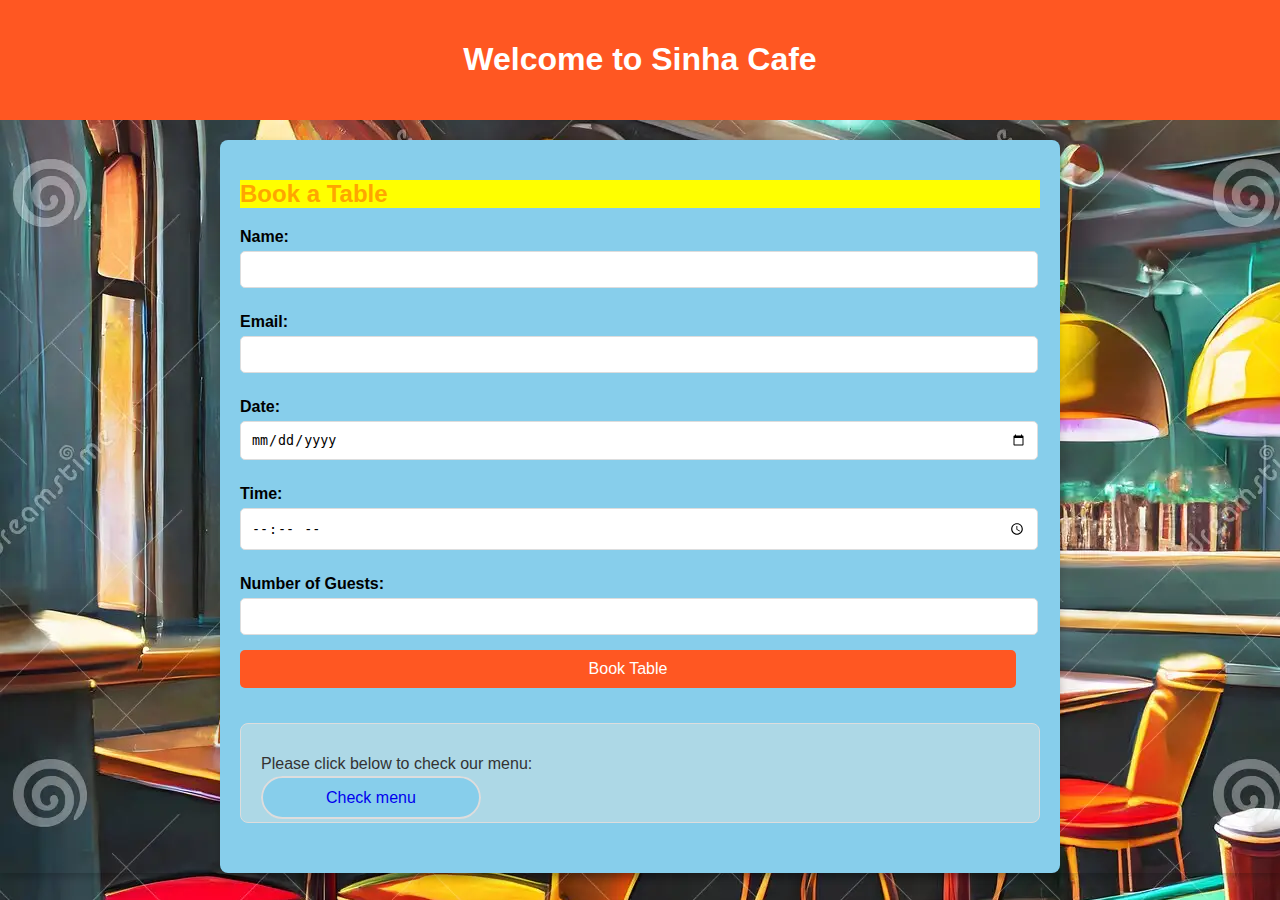
<file: index.html>
<!DOCTYPE html>
<html lang="en">
<head>
    <meta charset="UTF-8">
    <meta name="viewport" content="width=device-width, initial-scale=1.0">
    <title>Cafe Booking System</title>
    <link rel="stylesheet" href="styles.css">
</head>
<body>
    <header>
        <h1>Welcome to Sinha Cafe</h1>
    </header>
    <main>
        <!-- Table Booking Section -->
        <section id="table-booking" class="table-booking">
            <h2>Book a Table</h2>
            <form id="tableForm">
                <label for="name">Name:</label>
                <input type="text" id="name" required>

                <label for="email">Email:</label>
                <input type="email" id="email" required>

                <label for="date">Date:</label>
                <input type="date" id="date" required>

                <label for="time">Time:</label>
                <input type="time" id="time" required>

                <label for="guests">Number of Guests:</label>
                <input type="number" id="guests" min="1" required>

                <button type="submit">Book Table</button>
            </form>
            <p id="tableResult"></p>
            
            <div class="menu-box">
                 
                <p>Please click below to check our menu:</p>
                <a href="/menu.html" target="_blank"> Check menu </a>
            </div>
            
            
        </section>

        
        
    
         
         
         
    </main>
</body>
<script src="script.js"></script>
</html>
</file>
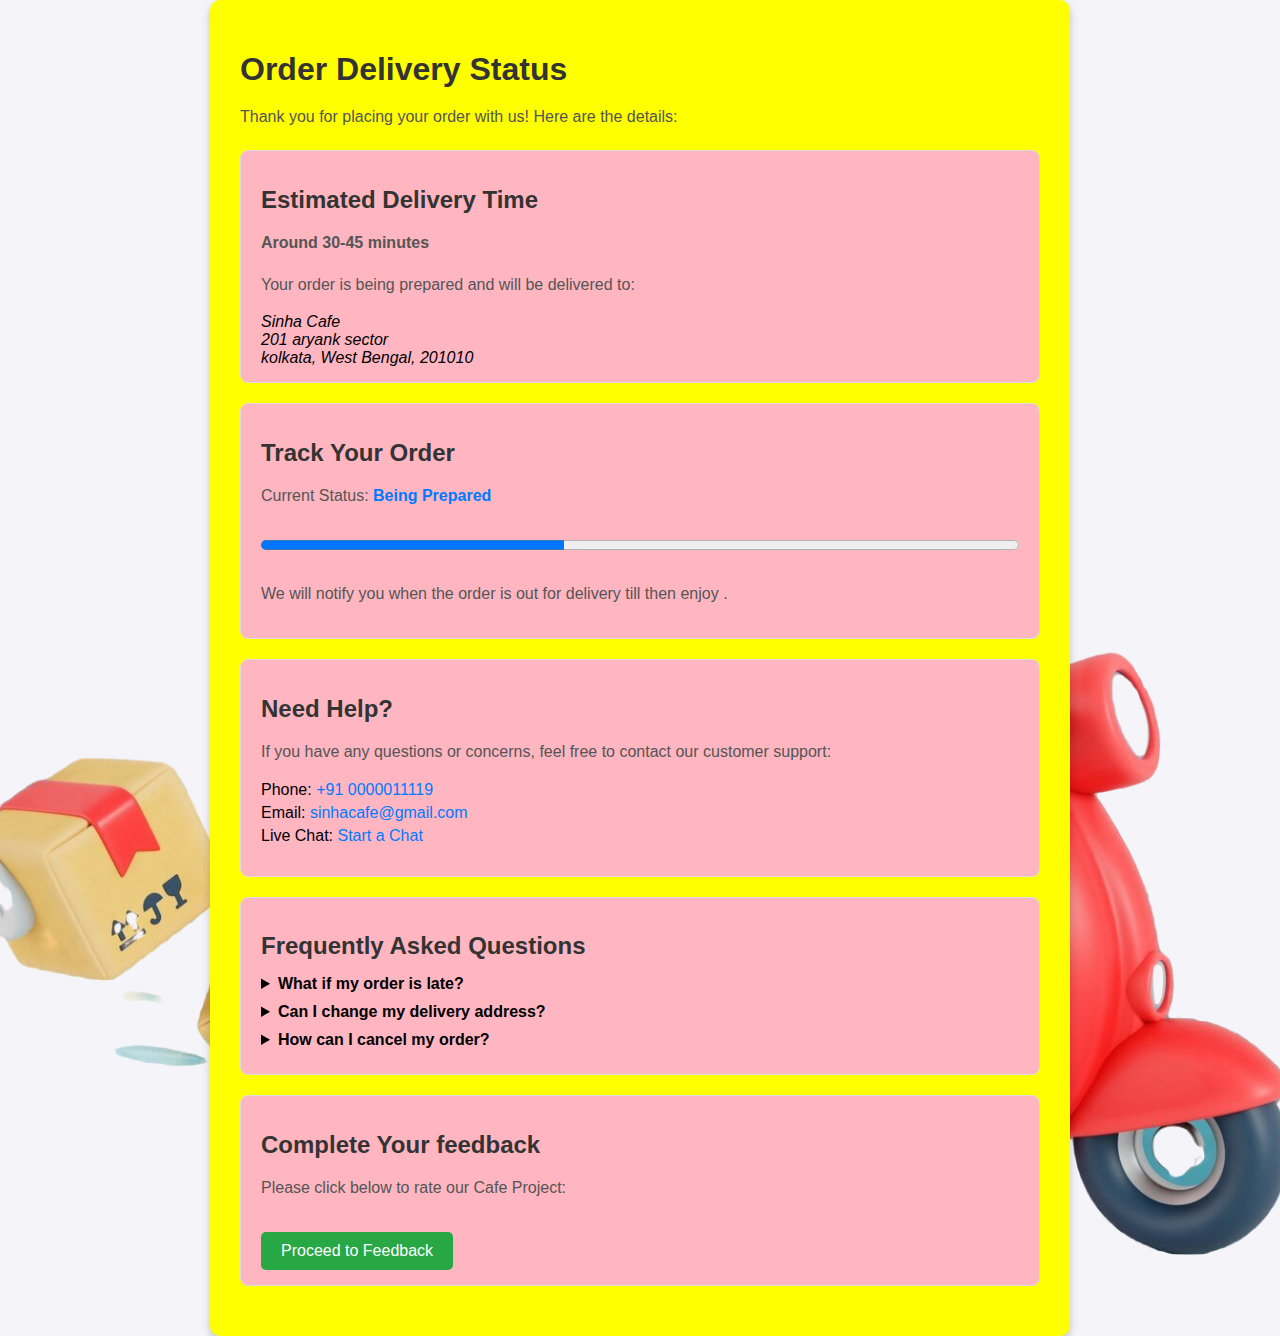
<file: delivery.html>
<!DOCTYPE html>
<html lang="en">
<head>
    <meta charset="UTF-8">
    <meta name="viewport" content="width=device-width, initial-scale=1.0">
    <title>Delivery Time</title>
    <link rel="stylesheet" href="delivery.css">
</head>
<body>
    <!-- Main Delivery Time Section -->
    <section id="delivery-time">
        <h1>Order Delivery Status</h1>
        <p>Thank you for placing your order with us! Here are the details:</p>

        <!-- Delivery Info Box -->
        <div class="info-box">
            <h2>Estimated Delivery Time</h2>
            <p><strong> Around 30-45 minutes</strong></p>
            <p>Your order is being prepared and will be delivered to:</p>
            <address>
                Sinha Cafe<br>
                201 aryank sector<br>
                kolkata, West Bengal, 201010
            </address>
        </div>

        <!-- Order Tracking Section -->
        <div class="tracking-box">
            <h2>Track Your Order</h2>
            <p>Current Status: <span class="status">Being Prepared</span></p>
            <progress value="40" max="100"></progress>
            <p>We will notify you when the order is out for delivery till then enjoy .</p>
        </div>

        <!-- Customer Support -->
        <div class="support-box">
            <h2>Need Help?</h2>
            <p>If you have any questions or concerns, feel free to contact our customer support:</p>
            <ul>
                <li>Phone: <a href="tel:+91 0000011119">+91 0000011119</a></li>
                <li>Email: <a href="mailto: sinhacafe@gmail.com">sinhacafe@gmail.com</a></li>
                <li>Live Chat: <a href="/chat">Start a Chat</a></li>
            </ul>
        </div>

        <!-- FAQs Section -->
        <div class="faq-box">
            <h2>Frequently Asked Questions</h2>
            <details>
                <summary>What if my order is late?</summary>
                <p>Our delivery team strives to deliver on time, but unforeseen delays can happen. Please contact support for assistance.</p>
            </details>
            <details>
                <summary>Can I change my delivery address?</summary>
                <p>You can update your address within the first 5-10 minutes of placing the order. Contact support to make changes.</p>
            </details>
            <details>
                <summary>How can I cancel my order?</summary>
                <p>Orders can be canceled within 10-15 minutes of placement. Please contact support for cancellation requests.</p>
            </details>
        </div>

        <!-- Payment Section -->
        <div class="feedback-box">
            <h2>Complete Your feedback</h2>
            <p>Please click below to rate our Cafe Project:</p>
            <a href="/feedback.html" class="feedback-link">Proceed to Feedback</a>
        </div>
    </section>
</body>
</html>
</file>
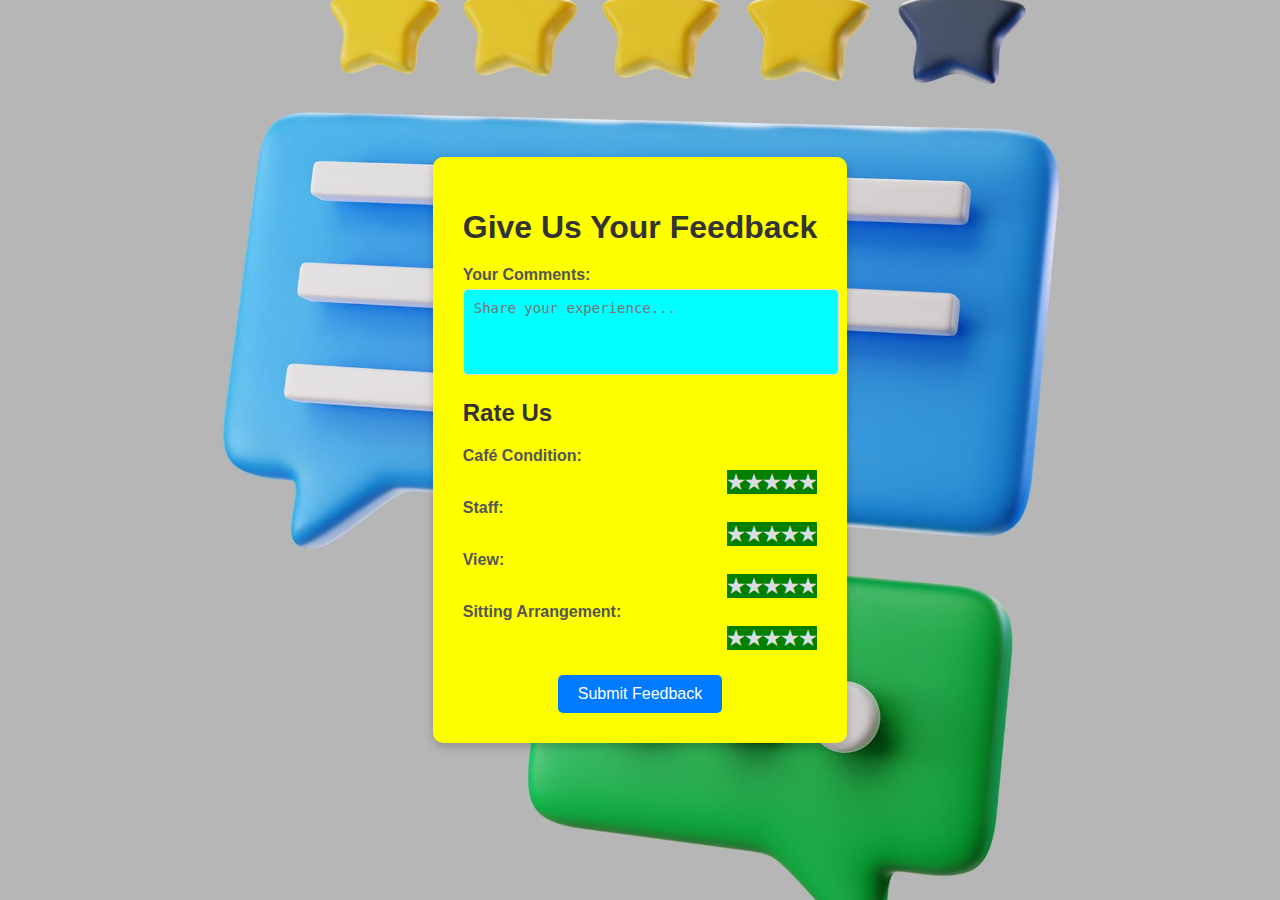
<file: feedback.html>
<!DOCTYPE html>
<html lang="en">
<head>
    <meta charset="UTF-8">
    <meta name="viewport" content="width=device-width, initial-scale=1.0">
    <title>Café Feedback</title>
    <link rel="stylesheet" href="feedback.css">
</head>
<body>
    <section id="feedback">
        <div class="feedback-container">
            <h1>Give Us Your Feedback</h1>
            <form id="feedbackForm">
                <!-- Feedback Text -->
                <div class="form-group">
                    <label for="feedbackText">Your Comments:</label>
                    <textarea id="feedbackText" rows="4" placeholder="Share your experience..." required></textarea>
                </div>

                <!-- Ratings -->
                <div class="form-group">
                    <h2>Rate Us</h2>

                    <!-- Café Condition Rating -->
                    <label for="cafeRating">Café Condition:</label>
                    <div class="rating">
                        <input type="radio" id="cafe5" name="cafeRating" value="5"><label for="cafe5">★</label>
                        <input type="radio" id="cafe4" name="cafeRating" value="4"><label for="cafe4">★</label>
                        <input type="radio" id="cafe3" name="cafeRating" value="3"><label for="cafe3">★</label>
                        <input type="radio" id="cafe2" name="cafeRating" value="2"><label for="cafe2">★</label>
                        <input type="radio" id="cafe1" name="cafeRating" value="1"><label for="cafe1">★</label>
                    </div>

                    <!-- Staff Rating -->
                    <label for="staffRating">Staff:</label>
                    <div class="rating">
                        <input type="radio" id="staff5" name="staffRating" value="5"><label for="staff5">★</label>
                        <input type="radio" id="staff4" name="staffRating" value="4"><label for="staff4">★</label>
                        <input type="radio" id="staff3" name="staffRating" value="3"><label for="staff3">★</label>
                        <input type="radio" id="staff2" name="staffRating" value="2"><label for="staff2">★</label>
                        <input type="radio" id="staff1" name="staffRating" value="1"><label for="staff1">★</label>
                    </div>

                    <!-- View Rating -->
                    <label for="viewRating">View:</label>
                    <div class="rating">
                        <input type="radio" id="view5" name="viewRating" value="5"><label for="view5">★</label>
                        <input type="radio" id="view4" name="viewRating" value="4"><label for="view4">★</label>
                        <input type="radio" id="view3" name="viewRating" value="3"><label for="view3">★</label>
                        <input type="radio" id="view2" name="viewRating" value="2"><label for="view2">★</label>
                        <input type="radio" id="view1" name="viewRating" value="1"><label for="view1">★</label>
                    </div>

                    <!-- Sitting Arrangement Rating -->
                    <label for="sittingRating">Sitting Arrangement:</label>
                    <div class="rating">
                        <input type="radio" id="sitting5" name="sittingRating" value="5"><label for="sitting5">★</label>
                        <input type="radio" id="sitting4" name="sittingRating" value="4"><label for="sitting4">★</label>
                        <input type="radio" id="sitting3" name="sittingRating" value="3"><label for="sitting3">★</label>
                        <input type="radio" id="sitting2" name="sittingRating" value="2"><label for="sitting2">★</label>
                        <input type="radio" id="sitting1" name="sittingRating" value="1"><label for="sitting1">★</label>
                    </div>
                </div>

                <!-- Submit Button -->
                <button type="submit" class="submit-button">Submit Feedback</button>
            </form>
        </div>
    </section>
</body>
<script src="feedback.js"></script>
</html>
</file>
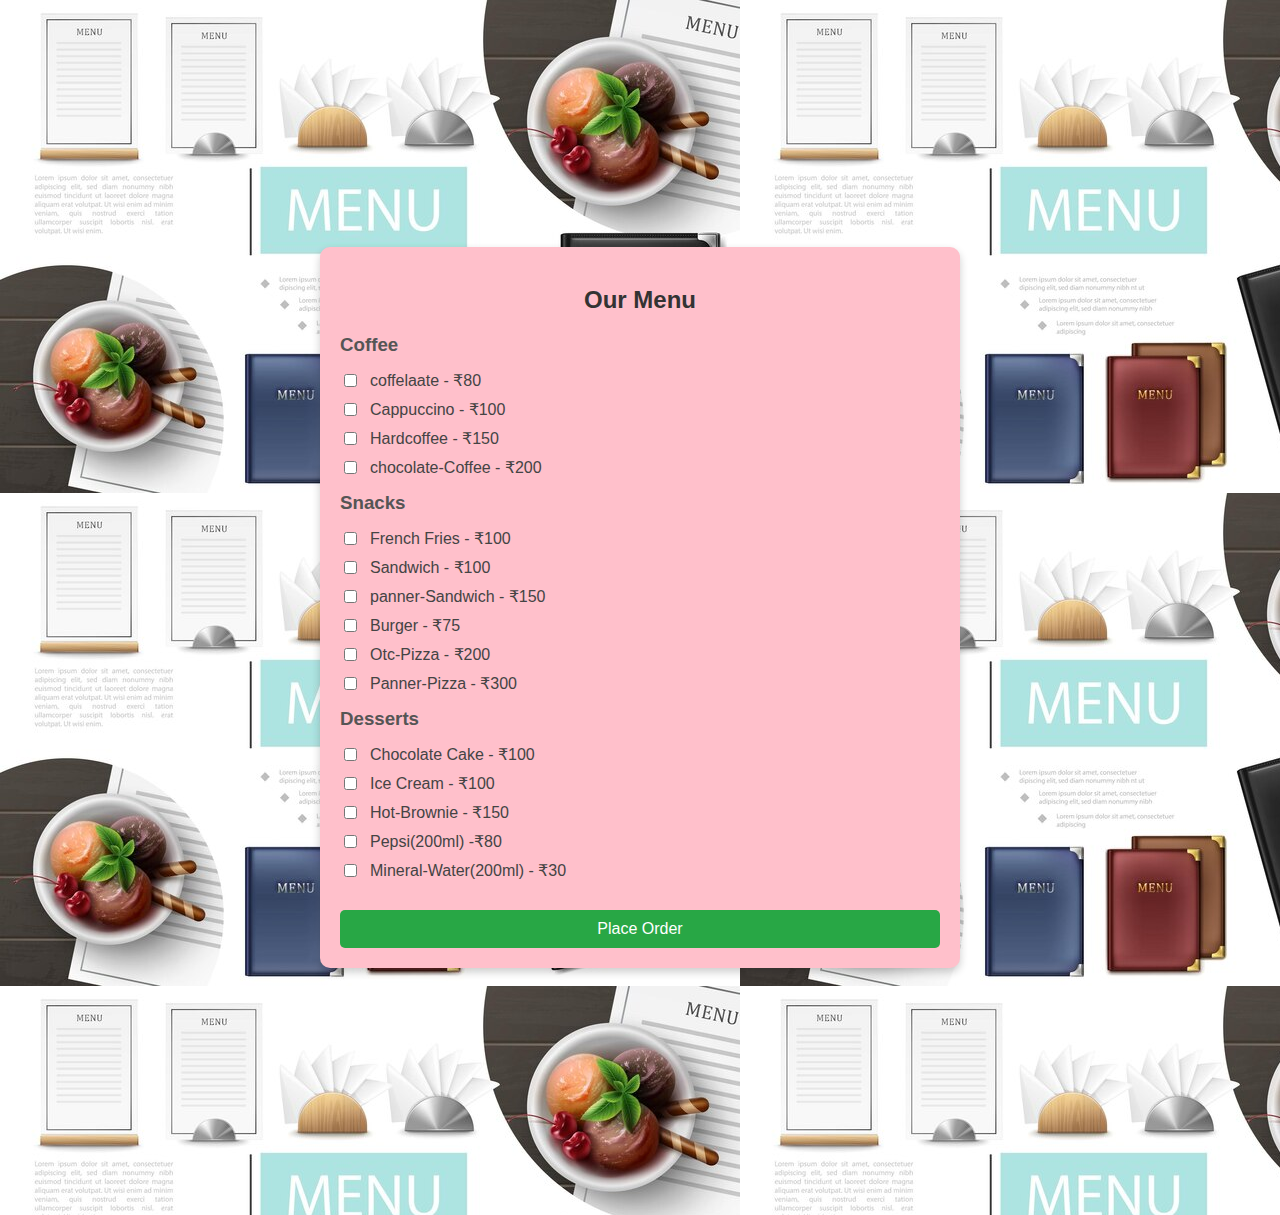
<file: menu.html>
<!DOCTYPE html>
<html lang="en">
<head>
    <meta charset="UTF-8">
    <meta name="viewport" content="width=device-width, initial-scale=1.0">
    <title>Menu</title>
    <link rel="stylesheet" href="menu.css">
</head>
<body>
    <div class="center-box">
        <section id="menu">
            <h2>Our Menu</h2>
            <form id="orderForm">
                <h3>Coffee</h3>
                <div>
                    <input type="checkbox" id="coffelaate" name="menuItem" value=" coffelaate - ₹80">
                    <label for="coffelaate">coffelaate - ₹80</label>
                </div>
                <div>
                    <input type="checkbox" id="cappuccino" name="menuItem" value=" Cappuccino - ₹100">
                    <label for="cappuccino">Cappuccino - ₹100</label>
                </div>
                <div>
                    <input type="checkbox" id="Hardcofee" name="menuItem" value=" Hardcoffee - ₹150">
                    <label for="Hardcofee">Hardcoffee - ₹150</label>
                </div>
                <div>
                    <input type="checkbox" id="Hardcofee" name="menuItem" value=" chocolate-Coffee - ₹200">
                    <label for="chocolate-Coffee">chocolate-Coffee - ₹200</label>
                </div>
                
                <h3>Snacks</h3>
                <div>
                    <input type="checkbox" id="French Fries" name="menuItem" value=" French Fries - ₹100">
                    <label for=" French Fries">French Fries - ₹100</label>
                </div>
                <div>
                    <input type="checkbox" id="sandwich" name="menuItem" value=" Sandwich - ₹100">
                    <label for="sandwich">Sandwich - ₹100</label>
                </div>
                <div>
                    <input type="checkbox" id="panner-sandwich" name="menuItem" value=" panner-Sandwich - ₹150">
                    <label for="panner-sandwich">panner-Sandwich - ₹150</label>
                </div>
                <div>
                    <input type="checkbox" id="Burger" name="menuItem" value=" Burger - ₹75">
                    <label for="Burger">Burger - ₹75</label>
                </div>
                <div>
                    <input type="checkbox" id="Otc-Pizza" name="menuItem" value=" Otc-Pizza - ₹200">
                    <label for="Otc-Pizza">Otc-Pizza - ₹200</label>
                </div>
                <div>
                    <input type="checkbox" id="Panner-Pizza " name="menuItem" value=" Panner-Pizza - ₹300">
                    <label for="Panner-Pizza">Panner-Pizza - ₹300</label>
                </div>
                <h3>Desserts</h3>
                <div>
                    <input type="checkbox" id="chocolateCake" name="menuItem" value=" Chocolate Cake - ₹100">
                    <label for="chocolateCake">Chocolate Cake - ₹100</label>
                </div>
                <div>
                    <input type="checkbox" id="iceCream" name="menuItem" value="Ice Cream - ₹100">
                    <label for="iceCream">Ice Cream - ₹100</label>
                </div>
                <div>
                    <input type="checkbox" id="Hot-Brownie" name="menuItem" value="Hot-Brownie - ₹150">
                    <label for="Hot-Brownie"> Hot-Brownie - ₹150</label>
                </div>
                <div>
                    <input type="checkbox" id="Pepsi" name="menuItem" value=" Pepsi(200ml) -₹80">
                    <label for="Pepsi"> Pepsi(200ml) -₹80 </label>
                </div>
                <div>
                    <input type="checkbox" id="Mineral-Water" name="menuItem" value=" Mineral-Water(200ml) - ₹30">
                    <label for="Mineral-Water"> Mineral-Water(200ml) - ₹30</label>
                </div>


                <button type="submit">Place Order
                       </button>
            </form>


        </section>




    </div>
</body>
<script src="menu.js"></script>
</html>
</file>
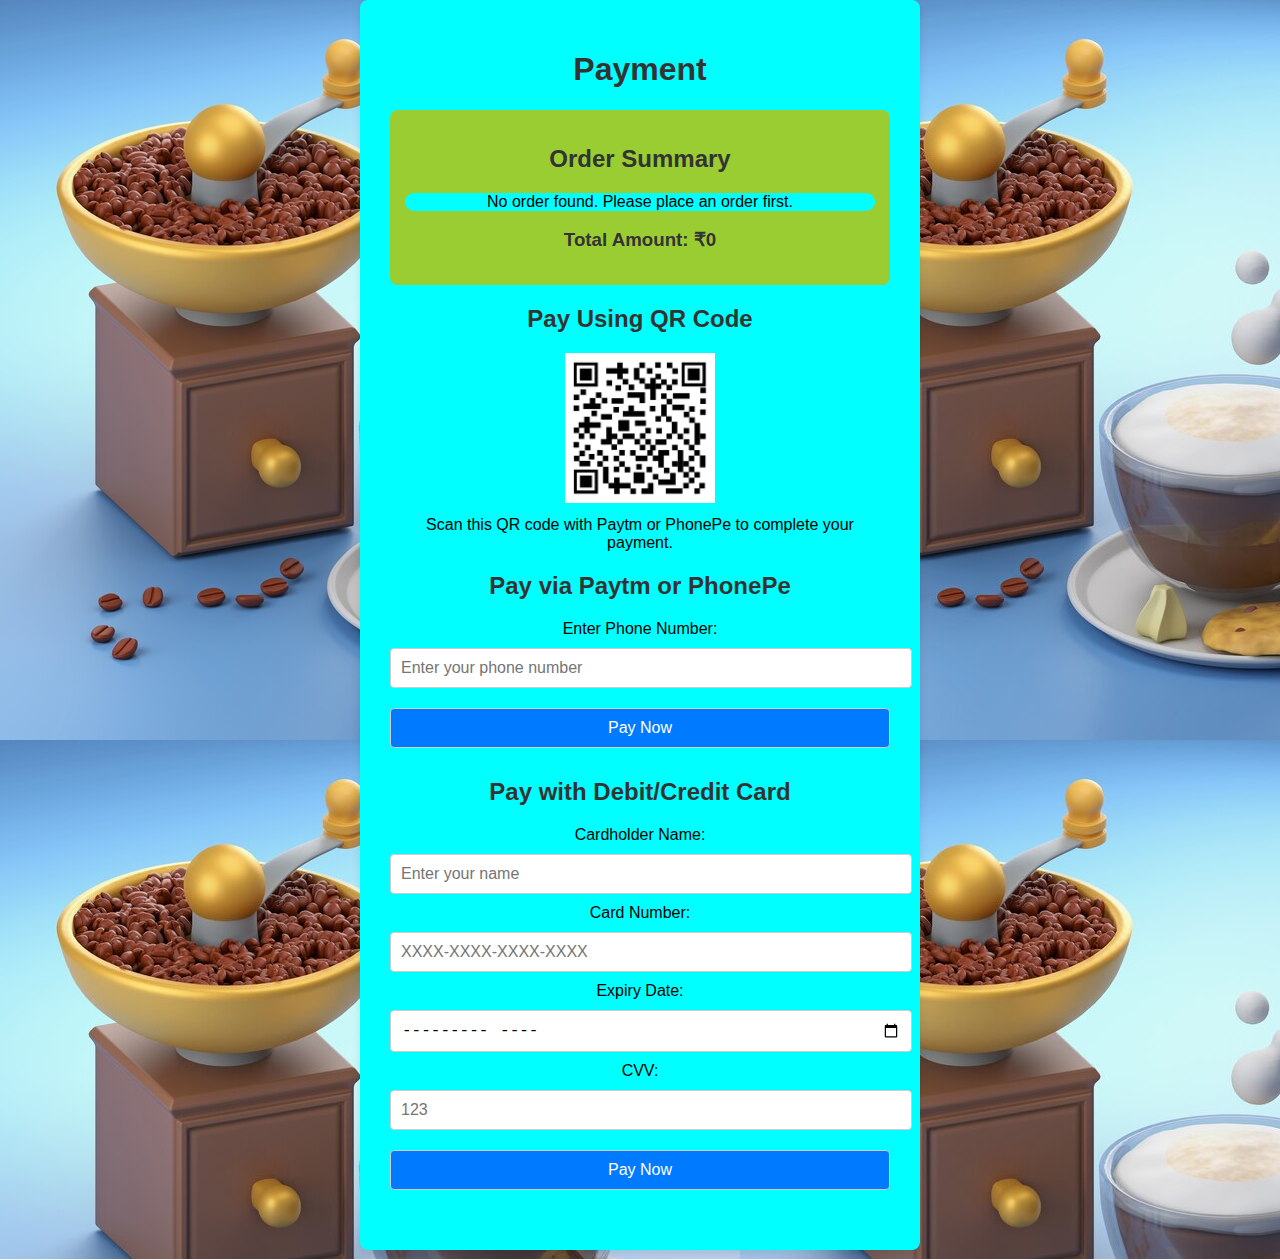
<file: payment.html>
<!DOCTYPE html>
<html lang="en">
<head>
    <meta charset="UTF-8">
    <meta name="viewport" content="width=device-width, initial-scale=1.0">
    <title>Payment</title>
    <link rel="stylesheet" href="payment.css">
</head>
<body>
    <section id="payment">
        <div class="payment-container">
            <h1>Payment</h1>
            <div id="orderSummary">
                <h2>Order Summary</h2>
                <p id="orderDetails">Your order details will appear here.</p>
                <h3>Total Amount: <span id="totalAmount">₹</span></h3>
            </div>

            <!-- QR Code Payment Section -->
            <div class="payment-option">
                <h2>Pay Using QR Code</h2>
                <img src="QR.jpg" alt="QR Code" class="qr-code">
                <p>Scan this QR code with Paytm or PhonePe to complete your payment.</p>
            </div>
            
            <!-- Paytm/PhonePe Payment Section -->
            <div class="payment-option">
                <h2>Pay via Paytm or PhonePe</h2>
                <label for="phoneNumber">Enter Phone Number:</label>
                <input type="tel" id="phoneNumber" placeholder="Enter your phone number" required>
                <button id="paytmButton" class="pay-button">Pay Now</button>
            </div>
            
            <!-- Debit/Credit Card Payment Section -->
            <form id="paymentForm" class="payment-option">
                <h2>Pay with Debit/Credit Card</h2>
                <label for="cardName">Cardholder Name:</label>
                <input type="text" id="cardName" placeholder="Enter your name" required>

                <label for="cardNumber">Card Number:</label>
                <input type="text" id="cardNumber" placeholder="XXXX-XXXX-XXXX-XXXX" maxlength="16" required>

                <label for="expiryDate">Expiry Date:</label>
                <input type="month" id="expiryDate" required>

                <label for="cvv">CVV:</label>
                <input type="text" id="cvv" maxlength="3" placeholder="123" required>

                <button type="submit" class="submit-button">Pay Now</button>
            </form>
        </div>

        <p id="paymentResult"></p>
        <a id="receiptLink" href="#" target="_blank" style="display: none;">View Receipt</a>



        <div class="delivery-box">
            <p id="delivery"></p>
            <a href="/delivery.html" target="_blank"> "If you're done with the payment, please check your delivery order."</a>
        </div>    




    </section>

    <script src="payment.js"></script>
</body>
</html>
</file>
<file: styles.css>
body {
    font-family: Arial, sans-serif;
    margin: 0;
    padding: 0;
    background-color: #f9f9f9;
    background-image: url('cafe.jpg');
    box-shadow: 0 4px 8px rgba(0, 0, 0, 0.2);
}

header {
    background-color: #ff5722;
    color: white;
    padding: 20px;
    text-align: center;
}
.table-booking-section {
    background-image: url('cafe2.webp'); /* Replace with the image file name or URL */
    background-size: cover; /* Ensures the image covers the section */
    background-position: center; /* Centers the image */
    background-repeat: no-repeat; /* Prevents repeating */
    padding: 40px;
    border-radius: 8px;
    color: white; /* Ensures text is visible on the background */
    max-width: 600px;
    margin: 50px auto;
    box-shadow: 0 4px 8px rgba(0, 0, 0, 0.3);
}

main {
    margin: 20px auto;
    max-width: 800px;
    background: white;
    padding: 20px;
    border-radius: 8px;
    box-shadow: 0 4px 8px rgba(0, 0, 0, 0.2);
    background-color: skyblue;
}

section {
    margin-bottom: 30px;
}

h2 {
    color: orange;
    background: yellow
    ;
}

label {
    display: block;
    margin: 10px 0 5px;
    font-weight: bold;
}

input, textarea, button {
    width: 97%;
    padding: 10px;
    margin-bottom: 15px;
    border: 1px solid #ddd;
    border-radius: 5px;
}

button {
    background-color: #ff5722;
    color: white;
    border: none;
    cursor: pointer;
    font-size: 16px;
}

button:hover {
    background-color: #e64a19;
}

.menu-item {
    background: #f4f4f4;
    padding: 15px;
    margin-bottom: 10px;
    border: 1px solid #ddd;
    border-radius: 5px;
}

p {
    font-size: 16px;
    color: #333;
}

.menu-box {
    background: #f9f9f9;
    padding: 15px 20px;
    margin: 20px 0;
    border: 1px solid #ddd;
    border-radius: 8px;
    background-color: lightblue;
}

a{
    background: lavender;
    padding: 11px 63px;
    margin: 34px 0;
    border: 2px solid #ddd;
    border-radius: 60px;
    background-color: skyblue;
     text-decoration: none;
}

a:hover {
    background: yellowgreen;
}
</file>
<file: payment.css>
body {
    font-family: Arial, sans-serif;
    display: flex;
    justify-content: center;
    align-items: center;
    min-height: 100vh;
    margin: 0;
    background-color: #f8f9fa;
    background-image: url('pic.jpg');
}

.payment-container {
    background-color: white;
    padding: 30px;
    border-radius: 8px;
    box-shadow: 0 4px 8px rgba(0, 0, 0, 0.1);
    max-width: 500px;
    text-align: center;
    background: aqua;
}

.payment-option {
    margin: 20px 0;
}

h1, h2, h3 {
    color: #333;
}

input, button {
    width: 100%;
    padding: 10px;
    margin: 10px 0;
    border-radius: 4px;
    border: 1px solid #ccc;
    font-size: 16px;
}

button {
    background-color: #007bff;
    color: white;
    cursor: pointer;
}

button:hover {
    background-color: #0056b3;
}

#orderSummary {
    background-color: #f1f1f1;
    padding: 15px;
    margin-bottom: 20px;
    border-radius: 8px;
    background-color: yellowgreen;
}

.qr-code {
    width: 150px;
    height: 150px;
}

.delivery-box {
    background: #f9f9f9;
    padding: 10px 25px;
    margin: 9px 0;
    border: 1px solid #ddd;
    border-radius: 8px;
    background-color: lightblue;
}

a{
     
    background: yellowgreen;
    padding: 6px 14px;
    margin: 9px 0;
    border: 1px solid #ddd;
    border-radius: 4px;
    background-color: aqua;
     text-decoration: none;
}

a:hover {
    background: yellowgreen;
}

p{
     
    background: yellowgreen;
    padding: 0px 6px;
    margin: 9px 0;
    border: 0px solid #ddd;
    border-radius: 37px;
    background-color: aqua;
}
.delivery-box {
    display: none; /* Hidden initially */
}
</file>
<file: delivery.css>
/* Basic Reset */
body {
    margin: 0;
    padding: 0;
    font-family: Arial, sans-serif;
    background-color: #f4f4f9;
    display: flex;
    justify-content: center;
    align-items: center;
    min-height: 100vh;
    background-image: url('dod.png');
    background-size: cover;                        
    background-position: center;
}

/* Main Section */
#delivery-time {
    background: #ffffff;
    padding: 30px;
    border-radius: 10px;
    box-shadow: 0px 4px 8px rgba(0, 0, 0, 0.2);
    width: 90%;
    max-width: 800px;
    background: yellow;
}

/* Headings */
h1, h2 {
    color: #333;
    margin-bottom: 15px;
}

p {
    color: #555;
    line-height: 1.6;
}

/* Info Box */
.info-box, .tracking-box, .support-box, .faq-box, .feedback-box {
    background: #f9f9f9;
    padding: 15px 20px;
    margin: 20px 0;
    border: 1px solid #ddd;
    border-radius: 8px;
    background-color: lightpink;
}

/* Tracking Status */
.status {
    font-weight: bold;
    color: #007BFF;
}

progress {
    width: 100%;
    height: 20px;
    margin: 10px 0;
}

/* Support List */
ul {
    list-style: none;
    padding: 0;
}

ul li {
    margin: 5px 0;
}

a {
    text-decoration: none;
    color: #007BFF;
}

a:hover {
    text-decoration: underline;
}

/* Payment Link */
.feedback-link {
    display: inline-block;
    padding: 10px 20px;
    background: #28a745;
    color: #ffffff;
    border-radius: 5px;
    text-align: center;
    margin-top: 15px;
    transition: background 0.3s;
}

.feedback-link:hover {
    background: #218838;
}

/* FAQ Details */
details {
    margin: 10px 0;
}

summary {
    cursor: pointer;
    font-weight: bold;
}

summary:hover {
    color: #007BFF;
}
</file>
<file: feedback.css>
/* Reset Styles */
body {
    margin: 0;
    padding: 0;
    font-family: Arial, sans-serif;
    background-color:aqua;
    display: flex;
    justify-content: center;
    align-items: center;
    height: 100vh;
    background-image: url('feedback101.jpg');
    /* width: 300px;
    height: 200px;
    /* background-image: url('path/to/your/image.jpg'); */
    background-size: cover;                        
    background-position: center; /* Center the image
    /* background-repeat: no-repeat; Prevent the image from repeating */ 
}

/* Feedback Section */
#feedback {
    display: flex;
    justify-content: center;
    align-items: center;
    height: 100%;
}

.feedback-container {
    background: #ffffff;
    border-radius: 10px;
    padding: 30px;
    width: 90%;
    max-width: 600px;
    box-shadow: 0 4px 10px rgba(0, 0, 0, 0.2);
    text-align: center;
    background-color: yellow;
}

/* Headings */
h1, h2 {
    margin-bottom: 20px;
    color: #333;
}

/* Form Group */
.form-group {
    margin-bottom: 20px;
    text-align: left;
}

label {
    display: block;
    font-weight: bold;
    margin-bottom: 5px;
    color: #555;
}

textarea {
    width: 100%;
    padding: 10px;
    font-size: 14px;
    border: 1px solid #ddd;
    border-radius: 5px;
    resize: none;
    background-color: aqua;
    
}

/* Rating Stars */
.rating {
    display: flex;
    flex-direction: row-reverse;
    justify-content: flex-start;
}

.rating input {
    display: none;
}

.rating label {
    font-size: 20px;
    color: #ddd;
    cursor: pointer;
    transition: color 0.3s;
    background-color: green;
}

.rating input:checked ~ label,
.rating label:hover,
.rating label:hover ~ label {
    color: #f7d106;
}

/* Submit Button */
.submit-button {
    background-color: #007bff;
    color: #ffffff;
    border: none;
    padding: 10px 20px;
    border-radius: 5px;
    cursor: pointer;
    font-size: 16px;
    transition: background-color 0.3s;
}

.submit-button:hover {
    background-color: #0056b3;
}
</file>
<file: menu.css>
/* General Reset */
body {
    margin: 0;
    font-family: Arial, sans-serif;
    background-color: #f4f4f9;
    display: flex;
    justify-content: center;
    align-items: center;
    height: 135vh;
    background-image: url('menu101.jpg');
}

/* Center Box Styling */
.center-box {
    background: #ffffff;
    box-shadow: 0 4px 8px rgba(0, 0, 0, 0.2);
    border-radius: 10px;
    padding: 20px;
    width: 90%;
    max-width: 600px;
    text-align: center;
    background: pink;
}

/* Menu Section Styling */
#menu h2 {
    margin-bottom: 20px;
    color: #333;
    font-size: 24px;
}

#menu h3 {
    margin: 15px 0;
    color: #555;
    text-align: left;
}

#menu div {
    display: flex;
    justify-content: flex-start;
    align-items: center;
    margin-bottom: 10px;
}

#menu label {
    margin-left: 10px;
    font-size: 16px;
    color: #444;
}

#menu button {
    background-color: #28a745;
    color: white;
    border: none;
    padding: 10px 15px;
    border-radius: 5px;
    cursor: pointer;
    font-size: 16px;
    margin-top: 20px;
    width: 100%;
}

#menu button:hover {
    background-color: #218838;
}

#menu a {
    display: block;
    margin-top: -4spx;
    color: #007bff;
    text-decoration: none;
    font-size: 16px;
     text-decoration: none;
}

#menu a:hover {
    text-decoration: underline;
}

#orderResult {
    margin-top: 15px;
    color: #555;
}

/* .delivery-box {
    background: #f9f9f9;
    padding: 15px 20px;
    margin: 20px 0;
    border: 1px solid #ddd;
    border-radius: 8px;
    background-color: lightblue;
}

.delivery-box {
    display: none; /* Initially hidden */
    /* margin-top: 10px;
    text-align: center;
}

.delivery-box a {
    text-decoration: none;
    color: blue;
    font-weight: bold;
} */
</file>
